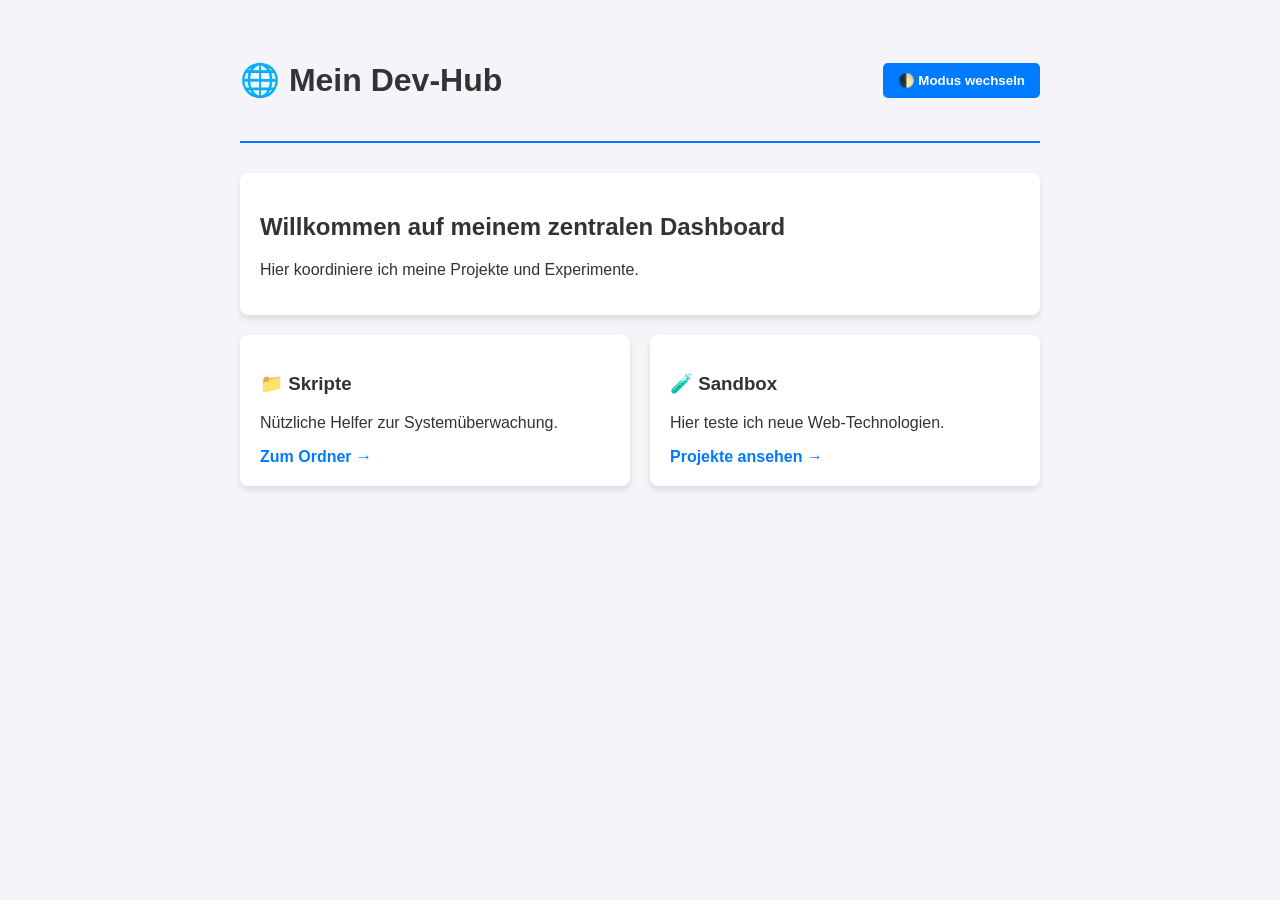
<file: docs/old/index.html>
<!DOCTYPE html>
<html lang="de">
<head>
    <meta charset="UTF-8">
    <meta name="viewport" content="width=device-width, initial-scale=1.0">
    <title>Dev-Hub Dashboard</title>
    <style>
        :root {
            --bg: #f4f4f9;
            --text: #333;
            --card-bg: #ffffff;
            --accent: #007bff;
        }
        [data-theme="dark"] {
            --bg: #121212;
            --text: #e0e0e0;
            --card-bg: #1e1e1e;
            --accent: #00adb5;
        }
        body {
            font-family: -apple-system, BlinkMacSystemFont, "Segoe UI", Roboto, sans-serif;
            background-color: var(--bg);
            color: var(--text);
            margin: 0;
            padding: 40px 20px;
            transition: background 0.3s, color 0.3s;
        }
        .container {
            max-width: 800px;
            margin: 0 auto;
        }
        header {
            display: flex;
            justify-content: space-between;
            align-items: center;
            border-bottom: 2px solid var(--accent);
            padding-bottom: 20px;
            margin-bottom: 30px;
        }
        button {
            background-color: var(--accent);
            color: white;
            border: none;
            padding: 10px 15px;
            border-radius: 5px;
            cursor: pointer;
            font-weight: bold;
        }
        .card {
            background: var(--card-bg);
            padding: 20px;
            border-radius: 8px;
            box-shadow: 0 4px 6px rgba(0,0,0,0.1);
            margin-bottom: 20px;
        }
        .grid {
            display: grid;
            grid-template-columns: 1fr 1fr;
            gap: 20px;
        }
        a { color: var(--accent); text-decoration: none; font-weight: bold; }
    </style>
</head>
<body>
    <div class="container">
        <header>
            <h1>🌐 Mein Dev-Hub</h1>
            <button id="themeToggle">🌓 Modus wechseln</button>
        </header>

        <div class="card">
            <h2>Willkommen auf meinem zentralen Dashboard</h2>
            <p>Hier koordiniere ich meine Projekte und Experimente.</p>
        </div>

        <div class="grid">
            <div class="card">
                <h3>📁 Skripte</h3>
                <p>Nützliche Helfer zur Systemüberwachung.</p>
                <a href="https://github.com">Zum Ordner →</a>
            </div>
            <div class="card">
                <h3>🧪 Sandbox</h3>
                <p>Hier teste ich neue Web-Technologien.</p>
                <a href="#">Projekte ansehen →</a>
            </div>
        </div>
    </div>

    <script>
        const btn = document.getElementById("themeToggle");
        btn.addEventListener("click", () => {
            const currentTheme = document.documentElement.getAttribute("data-theme");
            const newTheme = currentTheme === "dark" ? "light" : "dark";
            document.documentElement.setAttribute("data-theme", newTheme);
        });
    </script>
</body>
</html>
</file>
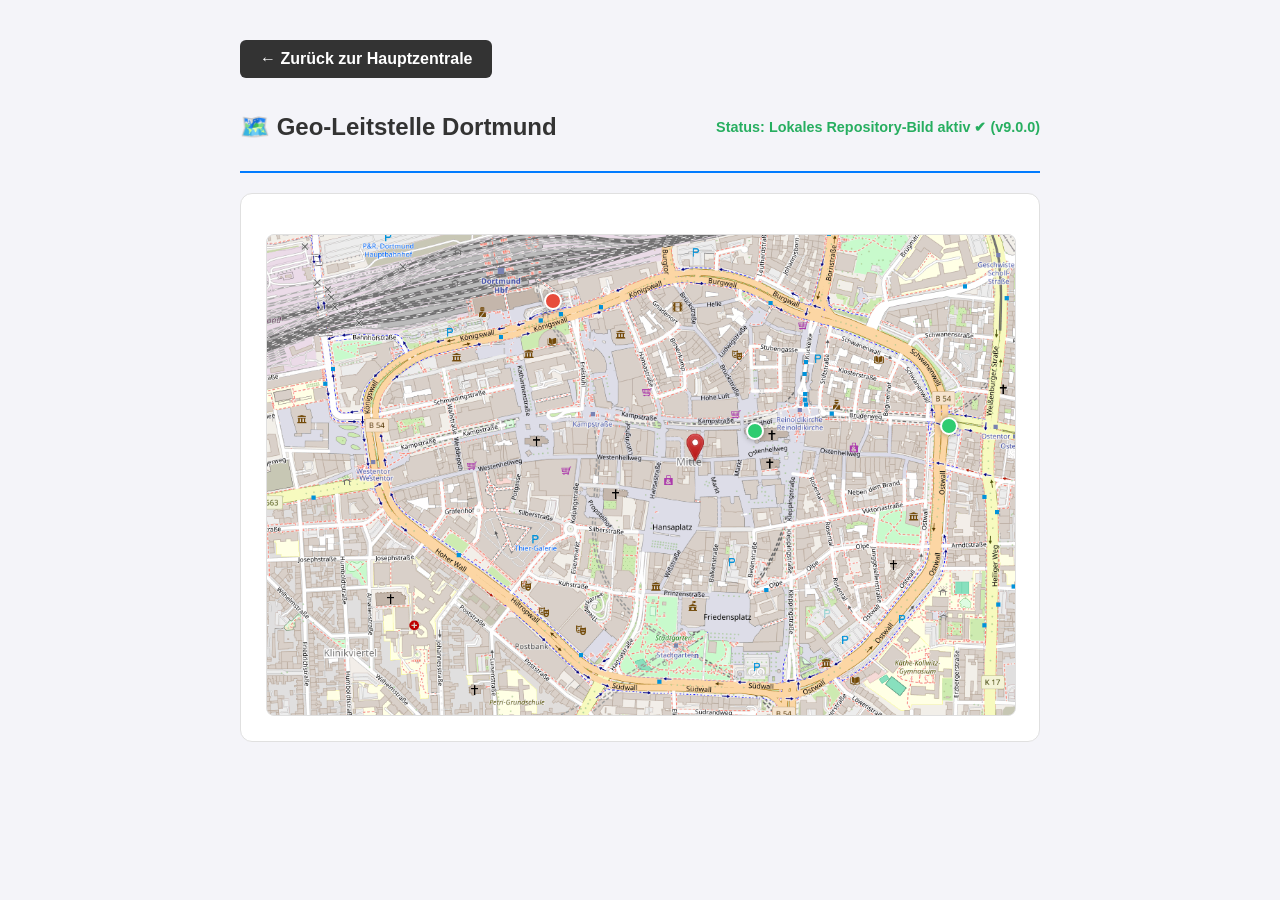
<file: docs/karte.html>
<!DOCTYPE html>
<html lang="de">
<head>
    <meta charset="UTF-8">
    <meta name="viewport" content="width=device-width, initial-scale=1.0">
    <title>Smart City Leitstelle - Dortmund</title>
    <style>
        :root {
            --bg: #f4f4f9;
            --text: #333;
            --card-bg: #ffffff;
            --accent: #007bff;
            --border: #e0e0e0;
        }
        [data-theme="dark"] {
            --bg: #121212;
            --text: #e0e0e0;
            --card-bg: #1e1e1e;
            --accent: #00adb5;
            --border: #333333;
        }
        body {
            font-family: -apple-system, BlinkMacSystemFont, "Segoe UI", Roboto, sans-serif;
            background-color: var(--bg);
            color: var(--text);
            margin: 0;
            padding: 40px 20px;
        }
        .container { max-width: 800px; margin: 0 auto; }
        header {
            display: flex;
            justify-content: space-between;
            align-items: center;
            border-bottom: 2px solid var(--accent);
            padding-bottom: 10px;
            margin-bottom: 20px;
        }
        .btn-link {
            display: inline-block;
            background-color: #333;
            color: white !important;
            padding: 10px 20px;
            border-radius: 6px;
            text-decoration: none;
            font-weight: bold;
            margin-bottom: 15px;
            cursor: pointer;
            border: none;
        }
        .card {
            background: var(--card-bg);
            padding: 25px;
            border-radius: 12px;
            border: 1px solid var(--border);
            margin-bottom: 20px;
        }
        
        /* UNBLOCKBARER KARTEN-CONTAINER (Lädt dein lokales Repository-Bild) */
        #map-container {
            height: 480px;
            width: 100%;
            margin-top: 15px;
            border-radius: 8px;
            border: 1px solid var(--border);
            position: relative;
            overflow: hidden;
            /* REPARATUR: Lädt das Bild direkt aus deinem eigenen GitHub-Ordner */
            background-image: url('dortmund-map.png');
            background-size: cover;
            background-position: center;
            background-color: #e5e3df;
        }

        /* Interaktive Infobox auf der Karte */
        .map-popup {
            position: absolute;
            bottom: 20px;
            left: 20px;
            background: rgba(255, 255, 255, 0.95);
            color: #333;
            padding: 12px 16px;
            border-radius: 8px;
            box-shadow: 0 4px 15px rgba(0,0,0,0.15);
            font-size: 0.85rem;
            z-index: 10;
            max-width: 260px;
            border: 1px solid #ccc;
            display: none;
        }
        [data-theme="dark"] .map-popup {
            background: rgba(30, 30, 30, 0.95);
            color: #e0e0e0;
            border-color: #444;
        }

        /* Kreisrunde, textfreie IoT-Marker */
        .iot-marker {
            position: absolute;
            width: 14px;
            height: 14px;
            border-radius: 50% !important;
            border: 2px solid white !important;
            box-shadow: 0 0 6px rgba(0,0,0,0.4);
            cursor: pointer;
            z-index: 5;
        }
        
        /* Positionen der Pins auf deiner Dortmund-Karte */
        .sensor-1 { top: 38%; left: 90%; background-color: #2ecc71; } /* Wallring */
        .sensor-2 { top: 12%; left: 37%; background-color: #e74c3c; } /* Hbf */
        .sensor-3 { top: 39%; left: 64%; background-color: #2ecc71; } /* Reinoldi */
    </style>
</head>
<body>
    <div class="container">
        <a class="btn-link" href="index.html">← Zurück zur Hauptzentrale</a>
        
        <header>
            <h2>🗺️ Geo-Leitstelle Dortmund</h2>
            <div id="mapStatus" style="font-weight: bold; color: #27ae60; font-size: 0.9rem;">Status: Lokales Repository-Bild aktiv ✔ (v9.0.0)</div>
        </header>

        <div class="card">
            <div id="map-container">
                <div class="map-popup" id="popupBox">
                    <b id="popupTitle">Sensor-Details</b><br>
                    <span id="popupText">Klicken Sie auf einen Pin für Live-Daten.</span>
                </div>

                <!-- Unblockbare IoT-Sensor-Pins -->
                <div class="iot-marker sensor-1" onclick="zeigeDetails('🌱 Umweltstation Wallring-Ost', 'Typ: senseBox Climate<br>Status: <b>AKTIV (Frei)</b><br>Feinstaub: 14 µg/m³')"></div>
                <div class="iot-marker sensor-2" onclick="zeigeDetails('🚗 Stellplatz Hauptbahnhof', 'Typ: LoRaWAN Park-Sensor<br>Status: <b style=\'color:#e74c3c\'>BELEGT</b><br>Dauer: 42 Min.')"></div>
                <div class="iot-marker sensor-3" onclick="zeigeDetails('🔋 E-Ladesäule Reinoldikirche', 'Typ: Mennekes IoT-Wallbox<br>Status: <b>FREI</b><br>Leistung: 22 kW')"></div>
            </div>
        </div>
    </div>

    <script>
        function zeigeDetails(titel, text) {
            const popup = document.getElementById("popupBox");
            document.getElementById("popupTitle").innerHTML = titel;
            document.getElementById("popupText").innerHTML = text;
            popup.style.display = "block";
        }
    </script>
</body>
</html>
</file>
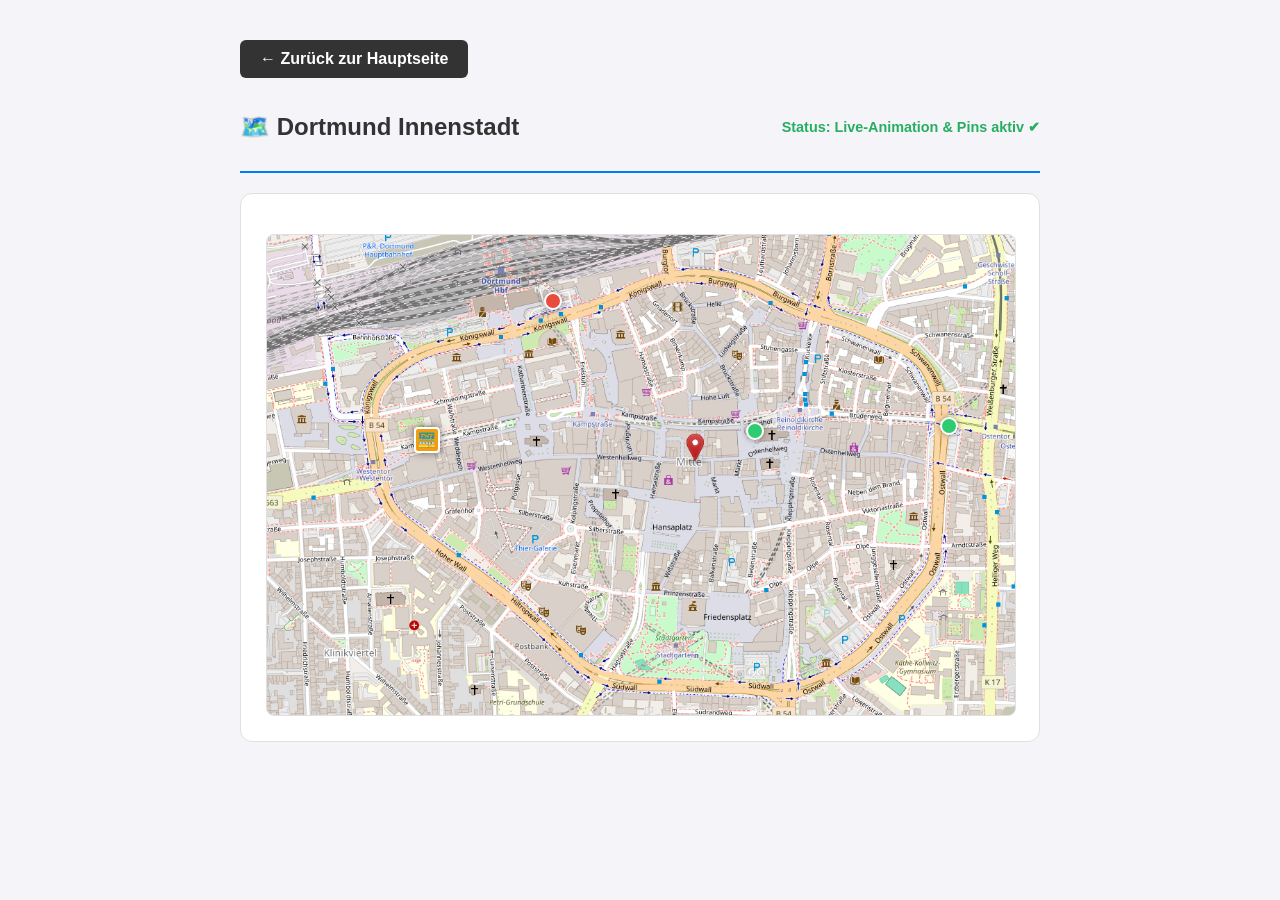
<file: docs/karte1.html>
<!DOCTYPE html>
<html lang="de">
<head>
    <meta charset="UTF-8">
    <meta name="viewport" content="width=device-width, initial-scale=1.0">
    <title>Dortmund Innenstadt (Karte 1)</title>
    <style>
        :root {
            --bg: #f4f4f9;
            --text: #333;
            --card-bg: #ffffff;
            --accent: #007bff;
            --border: #e0e0e0;
        }
        [data-theme="dark"] {
            --bg: #121212;
            --text: #e0e0e0;
            --card-bg: #1e1e1e;
            --accent: #00adb5;
            --border: #333333;
        }
        body {
            font-family: -apple-system, BlinkMacSystemFont, "Segoe UI", Roboto, sans-serif;
            background-color: var(--bg);
            color: var(--text);
            margin: 0;
            padding: 40px 20px;
        }
        .container { max-width: 800px; margin: 0 auto; }
        header {
            display: flex;
            justify-content: space-between;
            align-items: center;
            border-bottom: 2px solid var(--accent);
            padding-bottom: 10px;
            margin-bottom: 20px;
        }
        .btn-link {
            display: inline-block;
            background-color: #333;
            color: white !important;
            padding: 10px 20px;
            border-radius: 6px;
            text-decoration: none;
            font-weight: bold;
            margin-bottom: 15px;
            cursor: pointer;
            border: none;
        }
        .card {
            background: var(--card-bg);
            padding: 25px;
            border-radius: 12px;
            border: 1px solid var(--border);
            margin-bottom: 20px;
        }
        
        /* UNBLOCKBARER KARTEN-CONTAINER (Lädt das lokale Bild) */
        #map-container {
            height: 480px;
            width: 100%;
            margin-top: 15px;
            border-radius: 8px;
            border: 1px solid var(--border);
            position: relative;
            overflow: hidden;
            background-image: url('dortmund-map.png');
            background-size: cover;
            background-position: center;
            background-color: #e5e3df;
        }

        /* Interaktive Infobox auf der Karte */
        .map-popup {
            position: absolute;
            bottom: 20px;
            left: 20px;
            background: rgba(255, 255, 255, 0.95);
            color: #333;
            padding: 12px 16px;
            border-radius: 8px;
            box-shadow: 0 4px 15px rgba(0,0,0,0.15);
            font-size: 0.85rem;
            z-index: 100;
            max-width: 260px;
            border: 1px solid #ccc;
            display: none;
        }
        [data-theme="dark"] .map-popup {
            background: rgba(30, 30, 30, 0.95);
            color: #e0e0e0;
            border-color: #444;
        }

        /* Kreisrunde, textfreie IoT-Marker (Statisch) */
        .iot-marker {
            position: absolute;
            width: 14px;
            height: 14px;
            border-radius: 50%;
            border: 2px solid white;
            box-shadow: 0 0 6px rgba(0,0,0,0.4);
            cursor: pointer;
            z-index: 5;
        }
        .sensor-1 { top: 38%; left: 90%; background-color: #2ecc71; } /* Wallring */
        .sensor-2 { top: 12%; left: 37%; background-color: #e74c3c; } /* Hbf */
        .sensor-3 { top: 39%; left: 64%; background-color: #2ecc71; } /* Reinoldi */

        /* ANIMIERTES ELEMENT: Der H-Bahn Test-Waggon */
        #test-waggon {
            position: absolute;
            width: 22px;
            height: 22px;
            background-color: #f39c12;
            border: 2px solid white;
            border-radius: 4px;
            box-shadow: 0 0 8px rgba(0,0,0,0.5);
            top: 40%;
            left: 10%;
            z-index: 50;
            cursor: pointer;
            text-align: center;
            line-height: 22px;
            font-size: 14px;
            transition: left 0.05s linear;
        }
    </style>
</head>
<body>
    <div class="container">
        <a class="btn-link" href="index.html">← Zurück zur Hauptseite</a>
        
        <header>
            <h2>🗺️ Dortmund Innenstadt </h2>
            <div id="mapStatus" style="font-weight: bold; color: #27ae60; font-size: 0.9rem;">Status: Live-Animation & Pins aktiv ✔</div>
        </header>

        <div class="card">
            <div id="map-container">
                <!-- Infobox für Klick-Details -->
                <div class="map-popup" id="popupBox">
                    <b id="popupTitle">Sensor-Details</b><br>
                    <span id="popupText">Klicken Sie auf einen Pin für Live-Daten.</span>
                </div>

                <!-- Unblockbare IoT-Sensor-Pins -->
                <div class="iot-marker sensor-1" onclick="zeigeDetails('🌱 Umweltstation Wallring-Ost', 'Typ: senseBox Climate<br>Status: <b>AKTIV (Frei)</b><br>Feinstaub: 14 µg/m³')"></div>
                <div class="iot-marker sensor-2" onclick="zeigeDetails('🚗 Stellplatz Hauptbahnhof', 'Typ: LoRaWAN Park-Sensor<br>Status: <b style=\'color:#e74c3c\'>BELEGT</b><br>Dauer: 42 Min.')"></div>
                <div class="iot-marker sensor-3" onclick="zeigeDetails('🔋 E-Ladesäule Reinoldikirche', 'Typ: Mennekes IoT-Wallbox<br>Status: <b>FREI</b><br>Leistung: 22 kW')"></div>

                <!-- Der animierte H-Bahn-Waggon -->
                <div id="test-waggon" onclick="zeigeDetails('🚟 H-Bahn Testbetrieb', 'Typ: Siemens SIPEM Waggon<br>Status: <b>Geschwindigkeitstest</b><br>Position: Dynamisch')">🚟</div>
            </div>
        </div>
    </div>

    <script>
        // Dunkelmodus-Erkennung
        if (window.matchMedia && window.matchMedia('(prefers-color-scheme: dark)').matches) {
            document.documentElement.setAttribute("data-theme", "dark");
        }

        // Klick-Logik für Infoboxen (gilt für Pins UND den Waggon)
        function zeigeDetails(titel, text) {
            const popup = document.getElementById("popupBox");
            document.getElementById("popupTitle").innerHTML = titel;
            document.getElementById("popupText").innerHTML = text;
            popup.style.display = "block";
        }

        // Animations-Logik für den Waggon
        document.addEventListener("DOMContentLoaded", function() {
            const waggon = document.getElementById("test-waggon");
            let positionX = 10;
            let richtungVorwaerts = true;

            setInterval(function() {
                if (richtungVorwaerts) {
                    positionX += 0.3;
                    if (positionX >= 85) { richtungVorwaerts = false; }
                } else {
                    positionX -= 0.3;
                    if (positionX <= 10) { richtungVorwaerts = true; }
                }
                waggon.style.left = positionX + "%";
            }, 30);
        });
    </script>
</body>
</html>
</file>
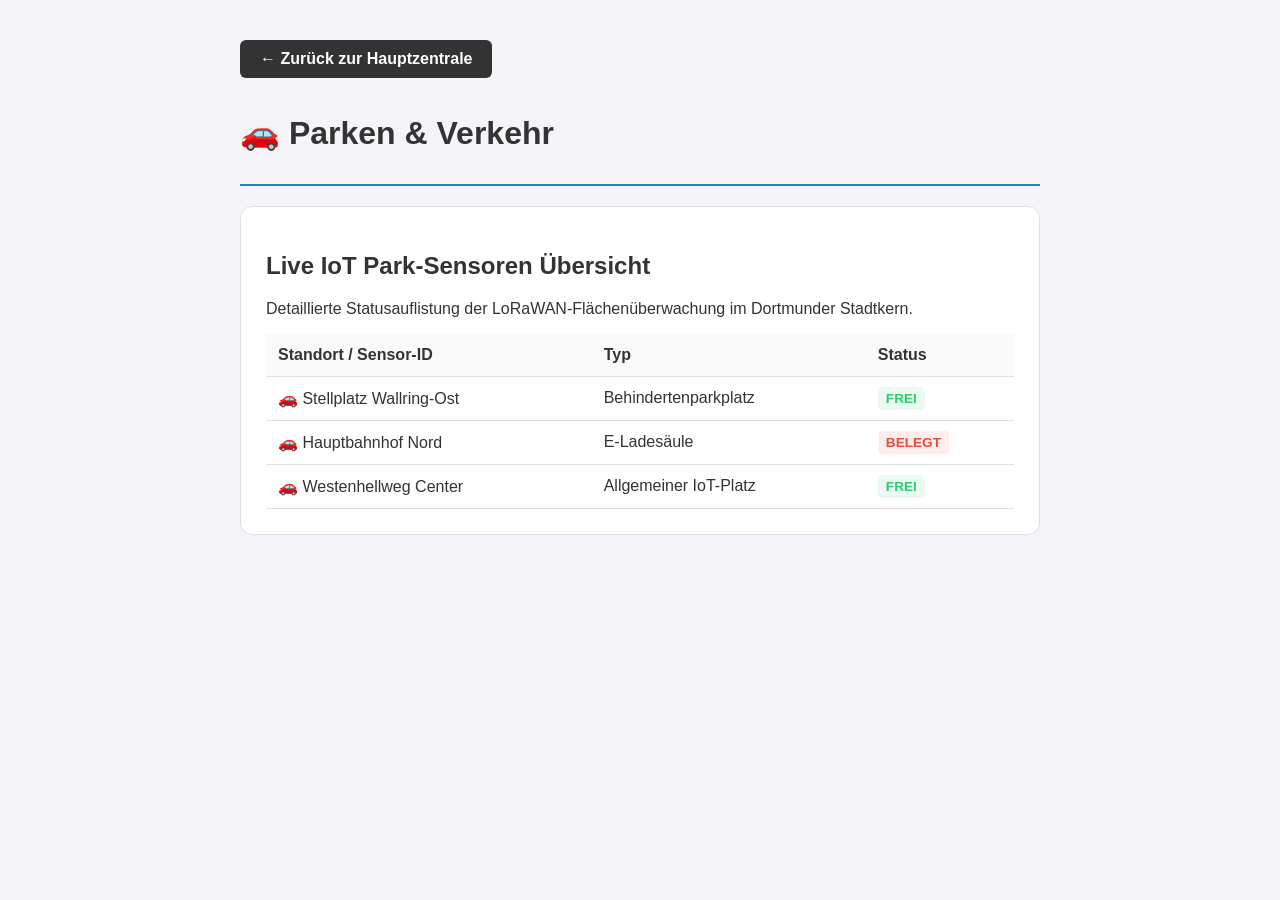
<file: docs/verkehr.html>
<!DOCTYPE html>
<html lang="de">
<head>
    <meta charset="UTF-8">
    <meta name="viewport" content="width=device-width, initial-scale=1.0">
    <title>Parken & Verkehr - Dev-Hub</title>
    <style>
        :root {
            --bg: #f4f4f9;
            --text: #333;
            --card-bg: #ffffff;
            --accent: #2980b9;
            --border: #e0e0e0;
        }
        [data-theme="dark"] {
            --bg: #121212;
            --text: #e0e0e0;
            --card-bg: #1e1e1e;
            --accent: #3498db;
            --border: #333333;
        }
        body { font-family: -apple-system, BlinkMacSystemFont, "Segoe UI", Roboto, sans-serif; background-color: var(--bg); color: var(--text); margin: 0; padding: 40px 20px; }
        .container { max-width: 800px; margin: 0 auto; }
        header { display: flex; justify-content: space-between; align-items: center; border-bottom: 2px solid var(--accent); padding-bottom: 10px; margin-bottom: 20px; }
        .btn-link { display: inline-block; background-color: #333; color: white !important; padding: 10px 20px; border-radius: 6px; text-decoration: none; font-weight: bold; margin-bottom: 15px; }
        .card { background: var(--card-bg); padding: 25px; border-radius: 12px; border: 1px solid var(--border); margin-bottom: 25px; }
        
        .data-table { width: 100%; border-collapse: collapse; margin-top: 15px; }
        .data-table th, .data-table td { padding: 12px; text-align: left; border-bottom: 1px solid var(--border); }
        .data-table th { background-color: rgba(0,0,0,0.02); font-weight: bold; }
        [data-theme="dark"] .data-table th { background-color: rgba(255,255,255,0.02); }
        .status-badge { padding: 4px 8px; border-radius: 4px; font-weight: bold; font-size: 0.85rem; }
    </style>
</head>
<body>
    <div class="container">
        <a class="btn-link" href="index.html">← Zurück zur Hauptzentrale</a>
        <header>
            <h1>🚗 Parken & Verkehr</h1>
        </header>

        <div class="card">
            <h2>Live IoT Park-Sensoren Übersicht</h2>
            <p>Detaillierte Statusauflistung der LoRaWAN-Flächenüberwachung im Dortmunder Stadtkern.</p>
            
            <table class="data-table">
                <thead>
                    <tr>
                        <th>Standort / Sensor-ID</th>
                        <th>Typ</th>
                        <th>Status</th>
                    </tr>
                </thead>
                <tbody>
                    <tr>
                        <td>🚗 Stellplatz Wallring-Ost</td>
                        <td>Behindertenparkplatz</td>
                        <td><span class="status-badge" style="background: #eafaf1; color: #2ecc71;">FREI</span></td>
                    </tr>
                    <tr>
                        <td>🚗 Hauptbahnhof Nord</td>
                        <td>E-Ladesäule</td>
                        <td><span class="status-badge" style="background: #fdedec; color: #e74c3c;">BELEGT</span></td>
                    </tr>
                    <tr>
                        <td>🚗 Westenhellweg Center</td>
                        <td>Allgemeiner IoT-Platz</td>
                        <td><span class="status-badge" style="background: #eafaf1; color: #2ecc71;">FREI</span></td>
                    </tr>
                </tbody>
            </table>
        </div>
    </div>
</body>
</html>
</file>
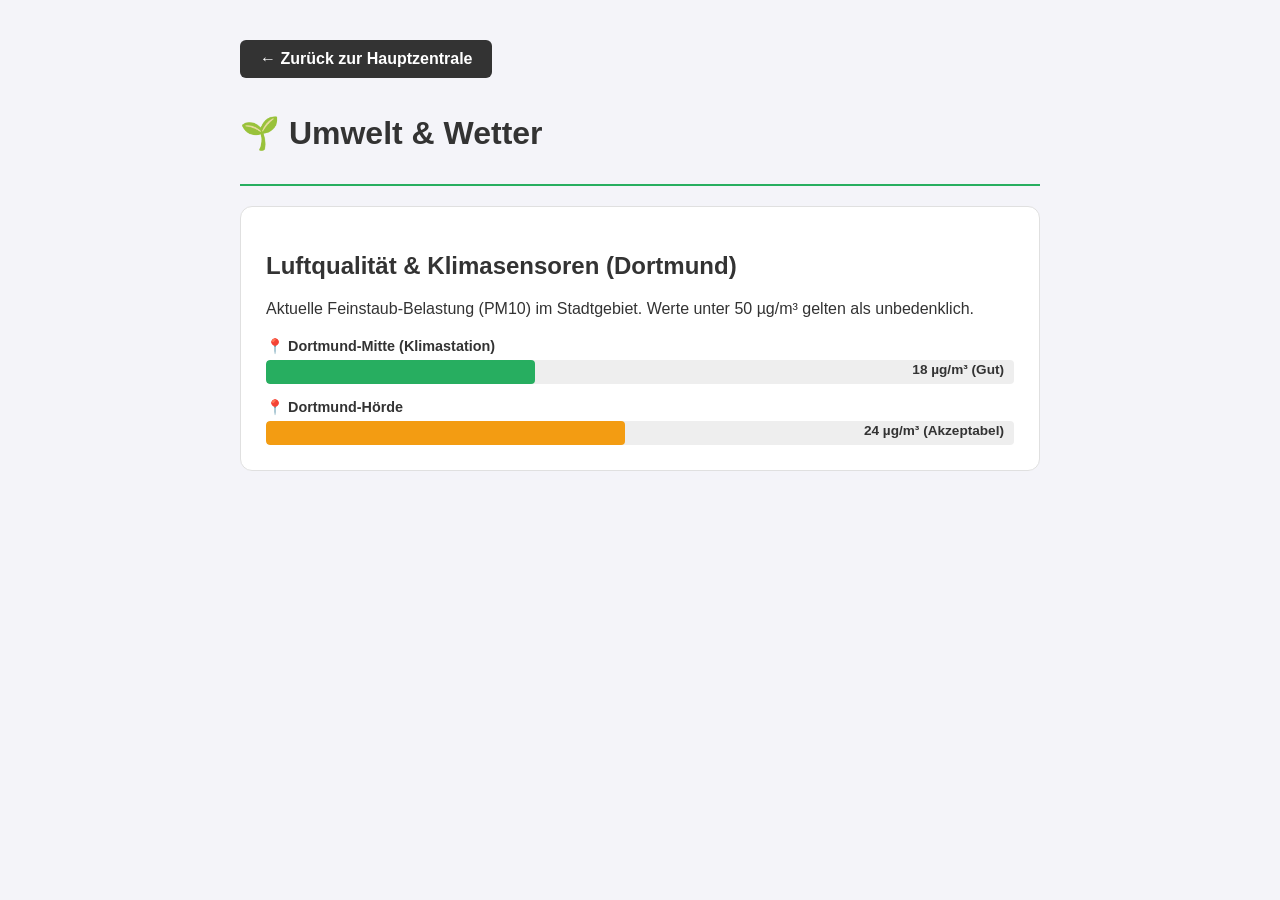
<file: docs/old/umwelt_dummy.html>
<!DOCTYPE html>
<html lang="de">
<head>
    <meta charset="UTF-8">
    <meta name="viewport" content="width=device-width, initial-scale=1.0">
    <title>Umwelt & Wetter - Dev-Hub</title>
    <style>
        :root {
            --bg: #f4f4f9;
            --text: #333;
            --card-bg: #ffffff;
            --accent: #27ae60;
            --border: #e0e0e0;
        }
        [data-theme="dark"] {
            --bg: #121212;
            --text: #e0e0e0;
            --card-bg: #1e1e1e;
            --accent: #2ecc71;
            --border: #333333;
        }
        body { font-family: -apple-system, BlinkMacSystemFont, "Segoe UI", Roboto, sans-serif; background-color: var(--bg); color: var(--text); margin: 0; padding: 40px 20px; }
        .container { max-width: 800px; margin: 0 auto; }
        header { display: flex; justify-content: space-between; align-items: center; border-bottom: 2px solid var(--accent); padding-bottom: 10px; margin-bottom: 20px; }
        .btn-link { display: inline-block; background-color: #333; color: white !important; padding: 10px 20px; border-radius: 6px; text-decoration: none; font-weight: bold; margin-bottom: 15px; }
        .card { background: var(--card-bg); padding: 25px; border-radius: 12px; border: 1px solid var(--border); margin-bottom: 25px; }
        
        /* Unblockbares CSS-Diagramm */
        .chart-container { display: flex; flex-direction: column; gap: 15px; margin-top: 20px; }
        .bar-group { display: flex; flex-direction: column; gap: 5px; }
        .bar-label { font-size: 0.9rem; font-weight: bold; }
        .bar-wrapper { width: 100%; background: #eee; border-radius: 4px; height: 24px; overflow: hidden; position: relative; }
        [data-theme="dark"] .bar-wrapper { background: #333; }
        .bar-fill { height: 100%; background: var(--accent); border-radius: 4px; transition: width 1s ease-in-out; }
        .bar-value { position: absolute; right: 10px; top: 2px; font-size: 0.85rem; font-weight: bold; color: #333; }
        [data-theme="dark"] .bar-value { color: #fff; }
    </style>
</head>
<body>
    <div class="container">
        <a class="btn-link" href="index.html">← Zurück zur Hauptzentrale</a>
        <header>
            <h1>🌱 Umwelt & Wetter</h1>
        </header>

        <div class="card">
            <h2>Luftqualität & Klimasensoren (Dortmund)</h2>
            <p>Aktuelle Feinstaub-Belastung (PM10) im Stadtgebiet. Werte unter 50 µg/m³ gelten als unbedenklich.</p>
            
            <div class="chart-container">
                <div class="bar-group">
                    <div class="bar-label">📍 Dortmund-Mitte (Klimastation)</div>
                    <div class="bar-wrapper">
                        <div class="bar-fill" style="width: 36%;"></div>
                        <div class="bar-value">18 µg/m³ (Gut)</div>
                    </div>
                </div>
                <div class="bar-group">
                    <div class="bar-label">📍 Dortmund-Hörde</div>
                    <div class="bar-wrapper">
                        <div class="bar-fill" style="width: 48%; background: #f39c12;"></div>
                        <div class="bar-value">24 µg/m³ (Akzeptabel)</div>
                    </div>
                </div>
            </div>
        </div>
    </div>
</body>
</html>
</file>
